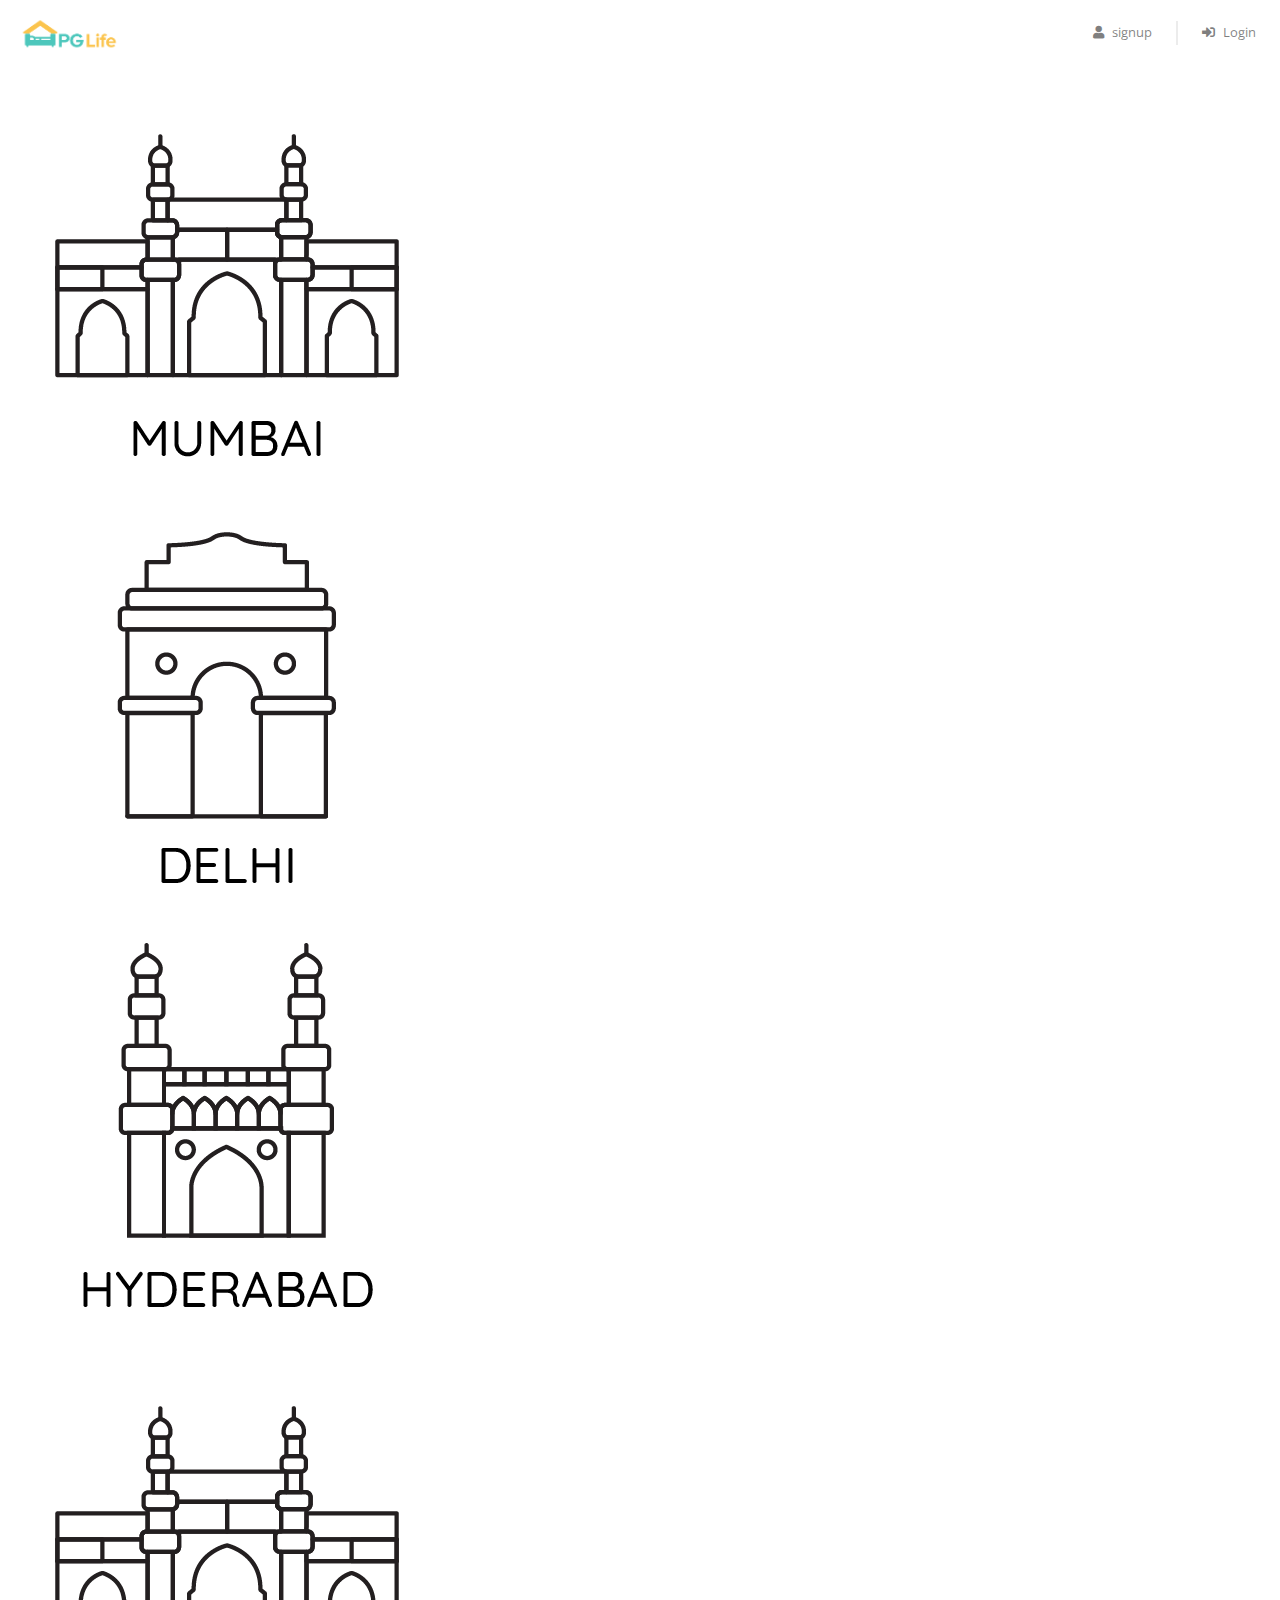
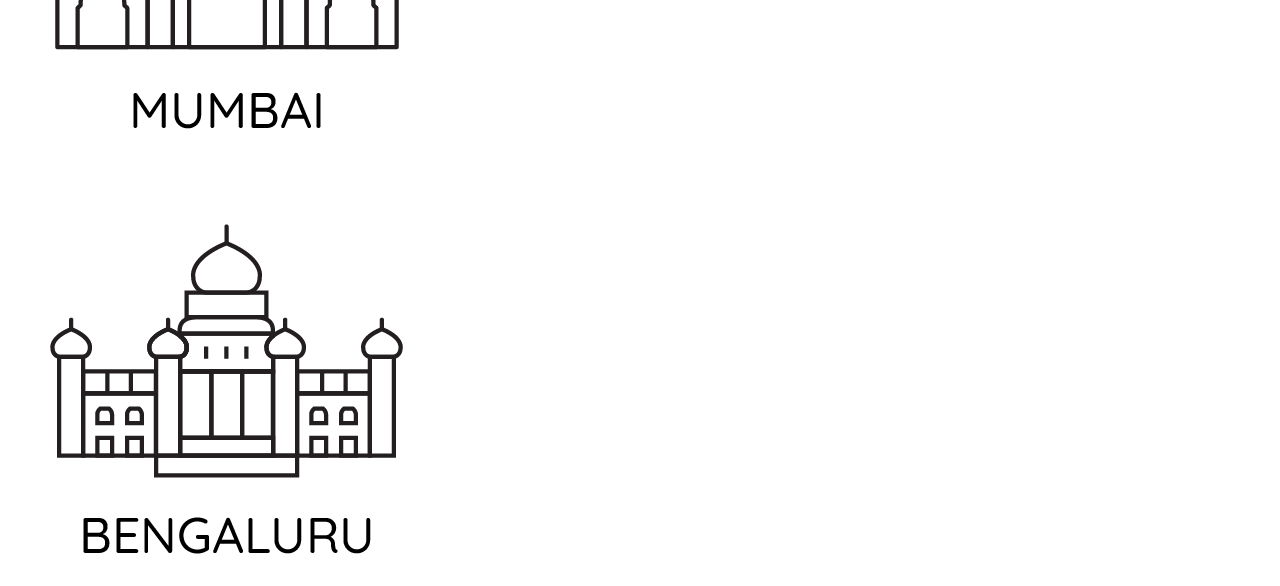
<file: Index.html>
<!DOCTYPE html>
<html lang="en">
<head>
  <meta charset="UTF-8">
  <meta name="viewport" content="width=device-width, initial-scale=1.0">
  <title>PGLife</title>
  <link rel="stylesheet" href="css/bootstrap.min.css">
  <link href="https://use.fontawesome.com/releases/v5.11.2/css/all.css" rel="stylesheet" />
  <link href="https://fonts.googleapis.com/css2?family=Open+Sans:ital,wght@0,300;0,400;0,600;0,700;0,800;1,300;1,400;1,600;1,700;1,800&display=swap" rel="stylesheet" />
  <link href="css/common.css" rel="stylesheet" />
  <link href="css/property_detail.css" rel="stylesheet" />
</head>
<body>
  <div class="header sticky-top"> 
    <nav class="navbar navbar-expand-md navbar-light">
      <a class="navbar-brand" href="index.html">
        <img src="img/logo.png" alt="">
      </a>
      <button class="navbar-toggler" type="button" data-toggle="collapse" data-target="#my-navbar">
        <span class="navbar-toggler-icon"></span>
      </button>

      <div class="collapse navbar-collapse justify-content-end" id="my-navbar">
        <ul class="navbar-nav" >
          <li class="nav-item">
            <a  class="nav-link"href="a" data-toggle="model"data-target="#signup-model">
              <i class="fas fa-user"></i>signup
            </a>
          </li>
          <div class="nav-vl"></div>
          <li class="nav-item">
            <a  class="nav-link" href="#" data-toggle="modal" data-target="#login-modal">
              <i class="fas fa-sign-in-alt"></i>Login
            </a>
          </li>
        </ul>
      </div>
    </nav>
  </div>  
  <div class="city-card-container col-md">
    <a href="property_list.html">
      <div class="city-card rounded-circle">
        <img src="img/mumbai.png" class="city-img" alt="">
      </div>
    </a>
  </div>
  
  <div class="city-card-container col-md">
    <a href="property_list.html">
      <div class="city-card rounded-circle">
        <img src="img/delhi.png" class="city-img" alt="">
      </div>
    </a>
  </div>

  <div class="city-card-container col-md">
    <a href="property_list.html">
      <div class="city-card rounded-circle">
        <img src="img/hyderabad.png" class="city-img" alt="">
      </div>
    </a>
  </div>

  <div class="city-card-container col-md">
    <a href="property_list.html">
      <div class="city-card rounded-circle">
        <img src="img/mumbai.png" class="city-img" alt="">
      </div>
    </a>
  </div>

  <div class="city-card-container col-md">
    <a href="property_list.html">
      <div class="city-card rounded-circle">
        <img src="img/bangalore.png" class="city-img" alt="">
      </div>
    </a>
  </div>
</body>
</html>
</file>
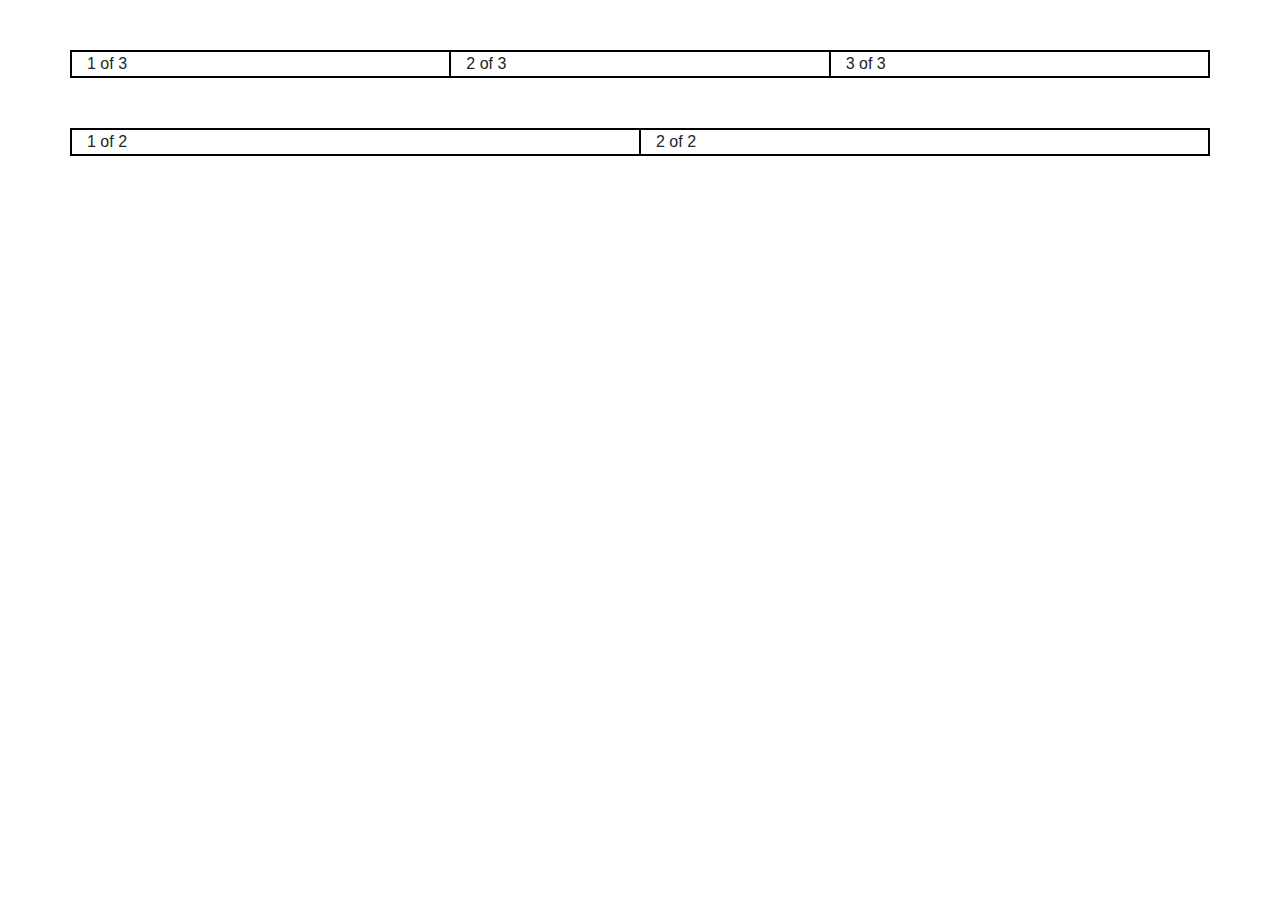
<file: bootstrappractice.html>
<!DOCTYPE html>
<html lang="en">
<head>
    <meta charset="UTF-8">
    <meta name="viewport" content="width=device-width, initial-scale=1.0">
    <title>Bpractice</title>
    <meta name="viewport" content="=width-device-width", initial-scale="1">
    <link rel="stylesheet" href="css/bootstrap.min.css" type="text/css">
    <link rel="stylesheet" href="style.css" type="text/css"/>
</head>
<body>
    <div class="container">
        <div class="row">
            <div class="col-4">
                1 of 3
            </div>
            <div class="col-4">
                2 of 3
            </div>
            <div class="col-4">
                3 of 3
            </div>
        </div>
        <div class="row">
            <div class="col-6">
                1 of 2
            </div>
            <div class="col-6">
                2 of 2
            </div>
        </div>
    </div>   
</body>
</html>
</file>
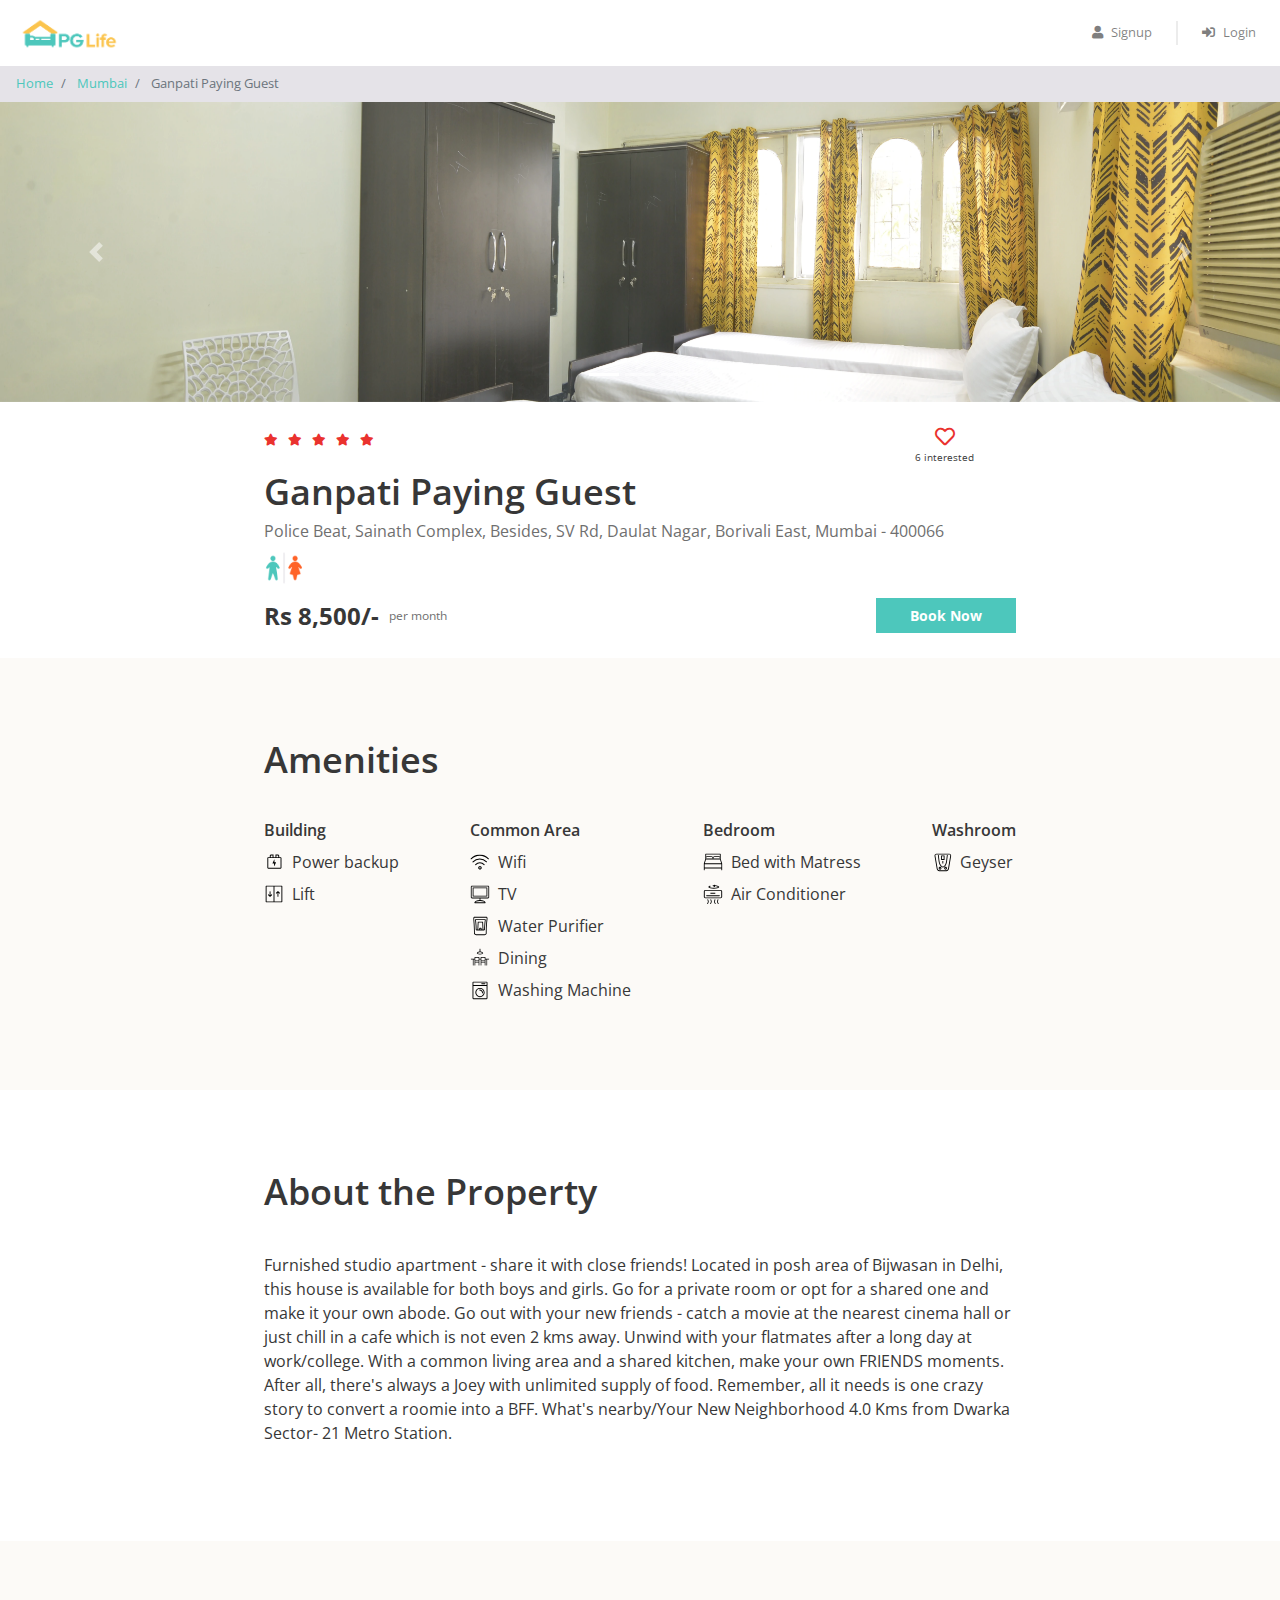
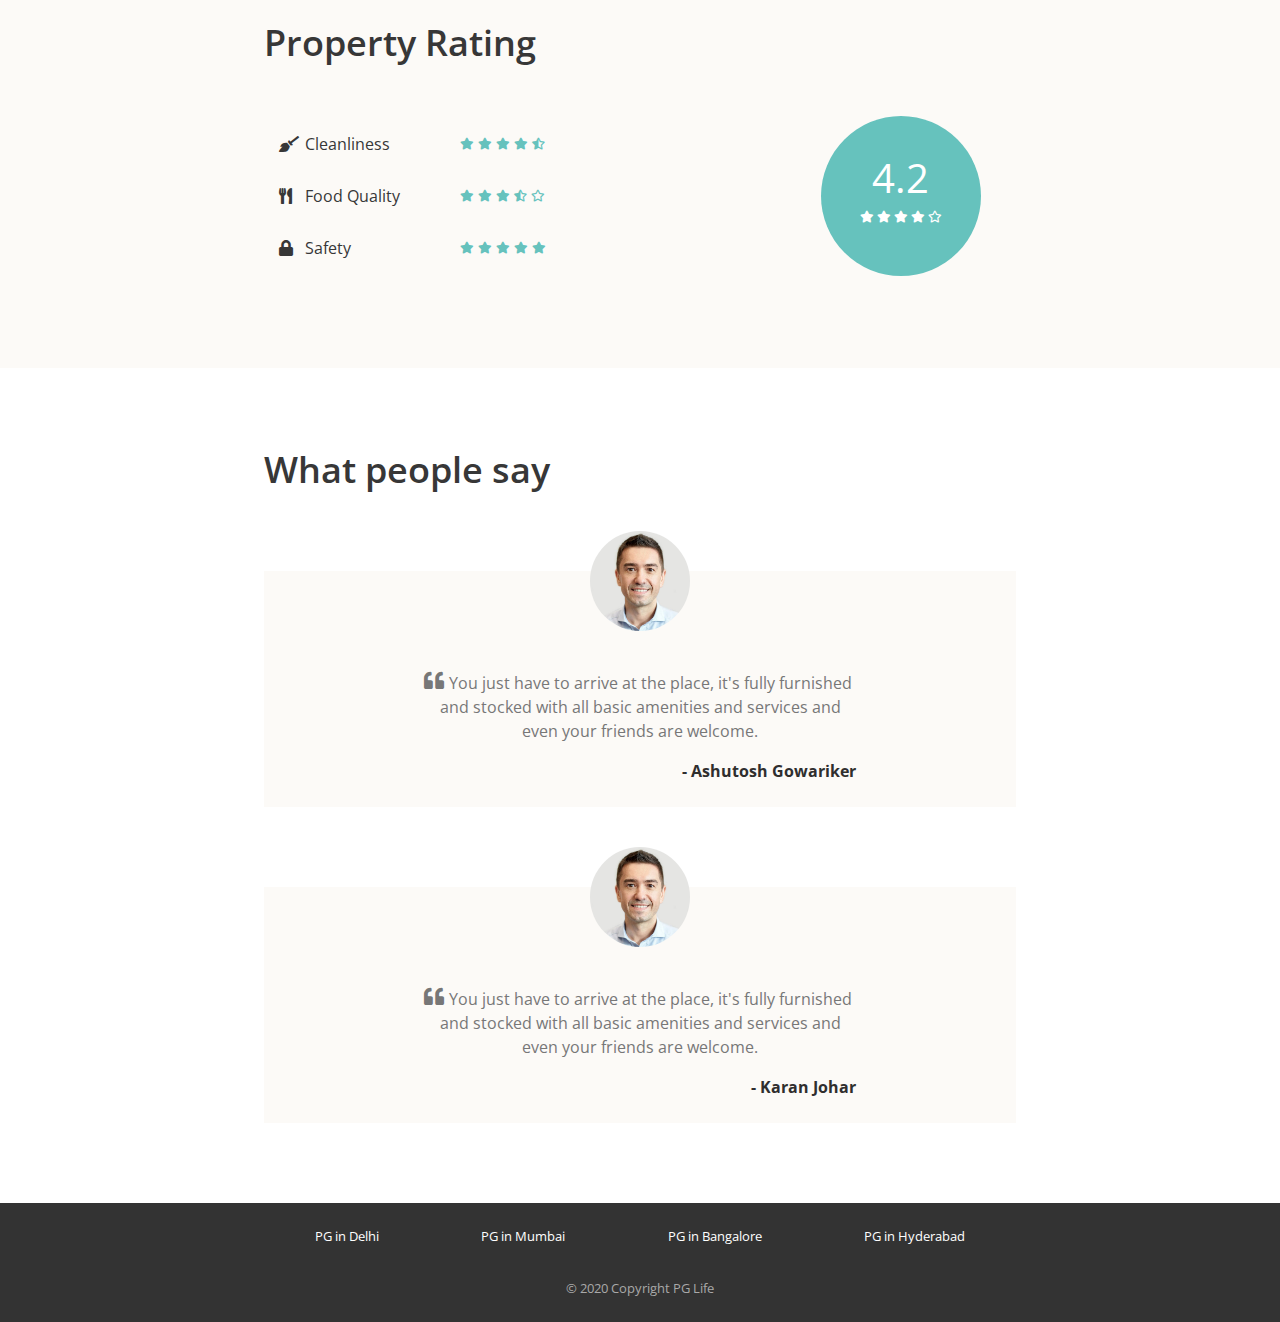
<file: property_detail.html>
<!DOCTYPE html>
<html lang="en">

<head>
    <meta name="viewport" content="width=device-width, initial-scale=1">
    <title>Ganpati Paying Guest | PG Life</title>

    <link href="css/bootstrap.min.css" rel="stylesheet" />
    <link href="https://use.fontawesome.com/releases/v5.11.2/css/all.css" rel="stylesheet" />
    <link href="https://fonts.googleapis.com/css2?family=Open+Sans:ital,wght@0,300;0,400;0,600;0,700;0,800;1,300;1,400;1,600;1,700;1,800&display=swap" rel="stylesheet" />
    <link href="css/common.css" rel="stylesheet" />
    <link href="css/property_detail.css" rel="stylesheet" />
</head>

<body>
    <div class="header sticky-top">
        <nav class="navbar navbar-expand-md navbar-light">
            <a class="navbar-brand" href="index.html">
                <img src="img/logo.png" />
            </a>
            <button class="navbar-toggler" type="button" data-toggle="collapse" data-target="#my-navbar">
                <span class="navbar-toggler-icon"></span>
            </button>

            <div class="collapse navbar-collapse justify-content-end" id="my-navbar">
                <ul class="navbar-nav">
                    <li class="nav-item">
                        <a class="nav-link" href="#" data-toggle="modal" data-target="#signup-modal">
                            <i class="fas fa-user"></i>Signup
                        </a>
                    </li>
                    <div class="nav-vl"></div>
                    <li class="nav-item">
                        <a class="nav-link" href="#" data-toggle="modal" data-target="#login-modal">
                            <i class="fas fa-sign-in-alt"></i>Login
                        </a>
                    </li>
                </ul>
            </div>
        </nav>
    </div>

    <div id="loading">
    </div>

    <nav aria-label="breadcrumb">
        <ol class="breadcrumb py-2">
            <li class="breadcrumb-item">
                <a href="index.html">Home</a>
            </li>
            <li class="breadcrumb-item">
                <a href="property_list.html">Mumbai</a>
            </li>
            <li class="breadcrumb-item active" aria-current="page">
                Ganpati Paying Guest
            </li>
        </ol>
    </nav>

    <div id="property-images" class="carousel slide" data-ride="carousel">
        <ol class="carousel-indicators">
            <li data-target="#property-images" data-slide-to="0" class="active"></li>
            <li data-target="#property-images" data-slide-to="1" class=""></li>
            <li data-target="#property-images" data-slide-to="2" class=""></li>
        </ol>
        <div class="carousel-inner">
            <div class="carousel-item active">
                <img class="d-block w-100" src="img/properties/1/1d4f0757fdb86d5f.jpg" alt="slide">
            </div>
            <div class="carousel-item">
                <img class="d-block w-100" src="img/properties/1/46ebbb537aa9fb0a.jpg" alt="slide">
            </div>
            <div class="carousel-item">
                <img class="d-block w-100" src="img/properties/1/eace7b9114fd6046.jpg" alt="slide">
            </div>
        </div>
        <a class="carousel-control-prev" href="#property-images" role="button" data-slide="prev">
            <span class="carousel-control-prev-icon" aria-hidden="true"></span>
            <span class="sr-only">Previous</span>
        </a>
        <a class="carousel-control-next" href="#property-images" role="button" data-slide="next">
            <span class="carousel-control-next-icon" aria-hidden="true"></span>
            <span class="sr-only">Next</span>
        </a>
    </div>

    <div class="property-summary page-container">
        <div class="row no-gutters justify-content-between">
            <div class="star-container" title="4.8">
                <i class="fas fa-star"></i>
                <i class="fas fa-star"></i>
                <i class="fas fa-star"></i>
                <i class="fas fa-star"></i>
                <i class="fas fa-star"></i>
            </div>
            <div class="interested-container">
                <i class="is-interested-image far fa-heart"></i>
                <div class="interested-text">
                    <span class="interested-user-count">6</span> interested
                </div>
            </div>
        </div>
        <div class="detail-container">
            <div class="property-name">Ganpati Paying Guest</div>
            <div class="property-address">Police Beat, Sainath Complex, Besides, SV Rd, Daulat Nagar, Borivali East, Mumbai - 400066</div>
            <div class="property-gender">
                <img src="img/unisex.png" />
            </div>
        </div>
        <div class="row no-gutters">
            <div class="rent-container col-6">
                <div class="rent">Rs 8,500/-</div>
                <div class="rent-unit">per month</div>
            </div>
            <div class="button-container col-6">
                <a href="#" class="btn btn-primary">Book Now</a>
            </div>
        </div>
    </div>

    <div class="property-amenities">
        <div class="page-container">
            <h1>Amenities</h1>
            <div class="row justify-content-between">
                <div class="col-md-auto">
                    <h5>Building</h5>
                    <div class="amenity-container">
                        <img src="img/amenities/powerbackup.svg">
                        <span>Power backup</span>
                    </div>
                    <div class="amenity-container">
                        <img src="img/amenities/lift.svg">
                        <span>Lift</span>
                    </div>
                </div>

                <div class="col-md-auto">
                    <h5>Common Area</h5>
                    <div class="amenity-container">
                        <img src="img/amenities/wifi.svg">
                        <span>Wifi</span>
                    </div>
                    <div class="amenity-container">
                        <img src="img/amenities/tv.svg">
                        <span>TV</span>
                    </div>
                    <div class="amenity-container">
                        <img src="img/amenities/rowater.svg">
                        <span>Water Purifier</span>
                    </div>
                    <div class="amenity-container">
                        <img src="img/amenities/dining.svg">
                        <span>Dining</span>
                    </div>
                    <div class="amenity-container">
                        <img src="img/amenities/washingmachine.svg">
                        <span>Washing Machine</span>
                    </div>
                </div>

                <div class="col-md-auto">
                    <h5>Bedroom</h5>
                    <div class="amenity-container">
                        <img src="img/amenities/bed.svg">
                        <span>Bed with Matress</span>
                    </div>
                    <div class="amenity-container">
                        <img src="img/amenities/ac.svg">
                        <span>Air Conditioner</span>
                    </div>
                </div>

                <div class="col-md-auto">
                    <h5>Washroom</h5>
                    <div class="amenity-container">
                        <img src="img/amenities/geyser.svg">
                        <span>Geyser</span>
                    </div>
                </div>
            </div>
        </div>
    </div>

    <div class="property-about page-container">
        <h1>About the Property</h1>
        <p>Furnished studio apartment - share it with close friends! Located in posh area of Bijwasan in Delhi, this house is available for both boys and girls. Go for a private room or opt for a shared one and make it your own abode. Go out with your new friends - catch a movie at the nearest cinema hall or just chill in a cafe which is not even 2 kms away. Unwind with your flatmates after a long day at work/college. With a common living area and a shared kitchen, make your own FRIENDS moments. After all, there's always a Joey with unlimited supply of food. Remember, all it needs is one crazy story to convert a roomie into a BFF. What's nearby/Your New Neighborhood 4.0 Kms from Dwarka Sector- 21 Metro Station.</p>
    </div>

    <div class="property-rating">
        <div class="page-container">
            <h1>Property Rating</h1>
            <div class="row align-items-center justify-content-between">
                <div class="col-md-6">
                    <div class="rating-criteria row">
                        <div class="col-6">
                            <i class="rating-criteria-icon fas fa-broom"></i>
                            <span class="rating-criteria-text">Cleanliness</span>
                        </div>
                        <div class="rating-criteria-star-container col-6" title="4.3">
                            <i class="fas fa-star"></i>
                            <i class="fas fa-star"></i>
                            <i class="fas fa-star"></i>
                            <i class="fas fa-star"></i>
                            <i class="fas fa-star-half-alt"></i>
                        </div>
                    </div>

                    <div class="rating-criteria row">
                        <div class="col-6">
                            <i class="rating-criteria-icon fas fa-utensils"></i>
                            <span class="rating-criteria-text">Food Quality</span>
                        </div>
                        <div class="rating-criteria-star-container col-6" title="3.4">
                            <i class="fas fa-star"></i>
                            <i class="fas fa-star"></i>
                            <i class="fas fa-star"></i>
                            <i class="fas fa-star-half-alt"></i>
                            <i class="far fa-star"></i>
                        </div>
                    </div>

                    <div class="rating-criteria row">
                        <div class="col-6">
                            <i class="rating-criteria-icon fa fa-lock"></i>
                            <span class="rating-criteria-text">Safety</span>
                        </div>
                        <div class="rating-criteria-star-container col-6" title="4.8">
                            <i class="fas fa-star"></i>
                            <i class="fas fa-star"></i>
                            <i class="fas fa-star"></i>
                            <i class="fas fa-star"></i>
                            <i class="fas fa-star"></i>
                        </div>
                    </div>
                </div>

                <div class="col-md-4">
                    <div class="rating-circle">
                        <div class="total-rating">4.2</div>
                        <div class="rating-circle-star-container">
                            <i class="fas fa-star"></i>
                            <i class="fas fa-star"></i>
                            <i class="fas fa-star"></i>
                            <i class="fas fa-star"></i>
                            <i class="far fa-star"></i>
                        </div>
                    </div>
                </div>
            </div>
        </div>
    </div>

    <div class="property-testimonials page-container">
        <h1>What people say</h1>
        <div class="testimonial-block">
            <div class="testimonial-image-container">
                <img class="testimonial-img" src="img/man.png">
            </div>
            <div class="testimonial-text">
                <i class="fa fa-quote-left" aria-hidden="true"></i>
                <p>You just have to arrive at the place, it's fully furnished and stocked with all basic amenities and services and even your friends are welcome.</p>
            </div>
            <div class="testimonial-name">- Ashutosh Gowariker</div>
        </div>
        <div class="testimonial-block">
            <div class="testimonial-image-container">
                <img class="testimonial-img" src="img/man.png">
            </div>
            <div class="testimonial-text">
                <i class="fa fa-quote-left" aria-hidden="true"></i>
                <p>You just have to arrive at the place, it's fully furnished and stocked with all basic amenities and services and even your friends are welcome.</p>
            </div>
            <div class="testimonial-name">- Karan Johar</div>
        </div>
    </div>

    <div class="modal fade" id="signup-modal" tabindex="-1" role="dialog" aria-labelledby="signup-heading" aria-hidden="true">
        <div class="modal-dialog" role="document">
            <div class="modal-content">
                <div class="modal-header">
                    <h5 class="modal-title" id="signup-heading">Signup with PGLife</h5>
                    <button type="button" class="close" data-dismiss="modal" aria-label="Close">
                        <span aria-hidden="true">&times;</span>
                    </button>
                </div>

                <div class="modal-body">
                    <form id="signup-form" class="form" role="form">
                        <div class="input-group form-group">
                            <div class="input-group-prepend">
                                <span class="input-group-text">
                                    <i class="fas fa-user"></i>
                                </span>
                            </div>
                            <input type="text" class="form-control" name="full_name" placeholder="Full Name" maxlength="30" required>
                        </div>

                        <div class="input-group form-group">
                            <div class="input-group-prepend">
                                <span class="input-group-text">
                                    <i class="fas fa-phone-alt"></i>
                                </span>
                            </div>
                            <input type="text" class="form-control" name="phone" placeholder="Phone Number" maxlength="10" minlength="10" required>
                        </div>

                        <div class="input-group form-group">
                            <div class="input-group-prepend">
                                <span class="input-group-text">
                                    <i class="fas fa-envelope"></i>
                                </span>
                            </div>
                            <input type="email" class="form-control" name="email" placeholder="Email" required>
                        </div>

                        <div class="input-group form-group">
                            <div class="input-group-prepend">
                                <span class="input-group-text">
                                    <i class="fas fa-lock"></i>
                                </span>
                            </div>
                            <input type="password" class="form-control" name="password" placeholder="Password" minlength="6" required>
                        </div>

                        <div class="input-group form-group">
                            <div class="input-group-prepend">
                                <span class="input-group-text">
                                    <i class="fas fa-university"></i>
                                </span>
                            </div>
                            <input type="text" class="form-control" name="college_name" placeholder="College Name" maxlength="150" required>
                        </div>

                        <div class="form-group">
                            <span>I'm a</span>
                            <input type="radio" class="ml-3" id="gender-male" name="gender" value="male" /> Male
                            <label for="gender-male">
                            </label>
                            <input type="radio" class="ml-3" id="gender-female" name="gender" value="female" />
                            <label for="gender-female">
                                Female
                            </label>
                        </div>

                        <div class="form-group">
                            <button type="submit" class="btn btn-block btn-primary">Create Account</button>
                        </div>
                    </form>
                </div>

                <div class="modal-footer">
                    <span>Already have an account?
                        <a href="#" data-dismiss="modal" data-toggle="modal" data-target="#login-modal">Login</a>
                    </span>
                </div>
            </div>
        </div>
    </div>

    <div class="modal fade" id="login-modal" tabindex="-1" role="dialog" aria-labelledby="login-heading" aria-hidden="true">
        <div class="modal-dialog modal-dialog-centered" role="document">
            <div class="modal-content">
                <div class="modal-header">
                    <h5 class="modal-title" id="login-heading">Login with PGLife</h5>
                    <button type="button" class="close" data-dismiss="modal" aria-label="Close">
                        <span aria-hidden="true">&times;</span>
                    </button>
                </div>

                <div class="modal-body">
                    <form id="login-form" class="form" role="form">
                        <div class="input-group form-group">
                            <div class="input-group-prepend">
                                <span class="input-group-text">
                                    <i class="fas fa-user"></i>
                                </span>
                            </div>
                            <input type="email" class="form-control" name="email" placeholder="Email" required>
                        </div>

                        <div class="input-group form-group">
                            <div class="input-group-prepend">
                                <span class="input-group-text">
                                    <i class="fas fa-lock"></i>
                                </span>
                            </div>
                            <input type="password" class="form-control" name="password" placeholder="Password" minlength="6" required>
                        </div>

                        <div class="form-group">
                            <button type="submit" class="btn btn-block btn-primary">Login</button>
                        </div>
                    </form>
                </div>

                <div class="modal-footer">
                    <span>
                        <a href="#" data-dismiss="modal" data-toggle="modal" data-target="#signup-modal">Click here</a>
                        to register a new account
                    </span>
                </div>
            </div>
        </div>
    </div>

    <div class="footer">
        <div class="page-container footer-container">
            <div class="footer-cities">
                <div class="footer-city">
                    <a href="property_list.html">PG in Delhi</a>
                </div>
                <div class="footer-city">
                    <a href="property_list.html">PG in Mumbai</a>
                </div>
                <div class="footer-city">
                    <a href="property_list.html">PG in Bangalore</a>
                </div>
                <div class="footer-city">
                    <a href="property_list.html">PG in Hyderabad</a>
                </div>
            </div>
            <div class="footer-copyright">© 2020 Copyright PG Life </div>
        </div>
    </div>

    <script type="text/javascript" src="js/jquery.js"></script>
    <script type="text/javascript" src="js/bootstrap.min.js"></script>
</body>

</html>
</file>
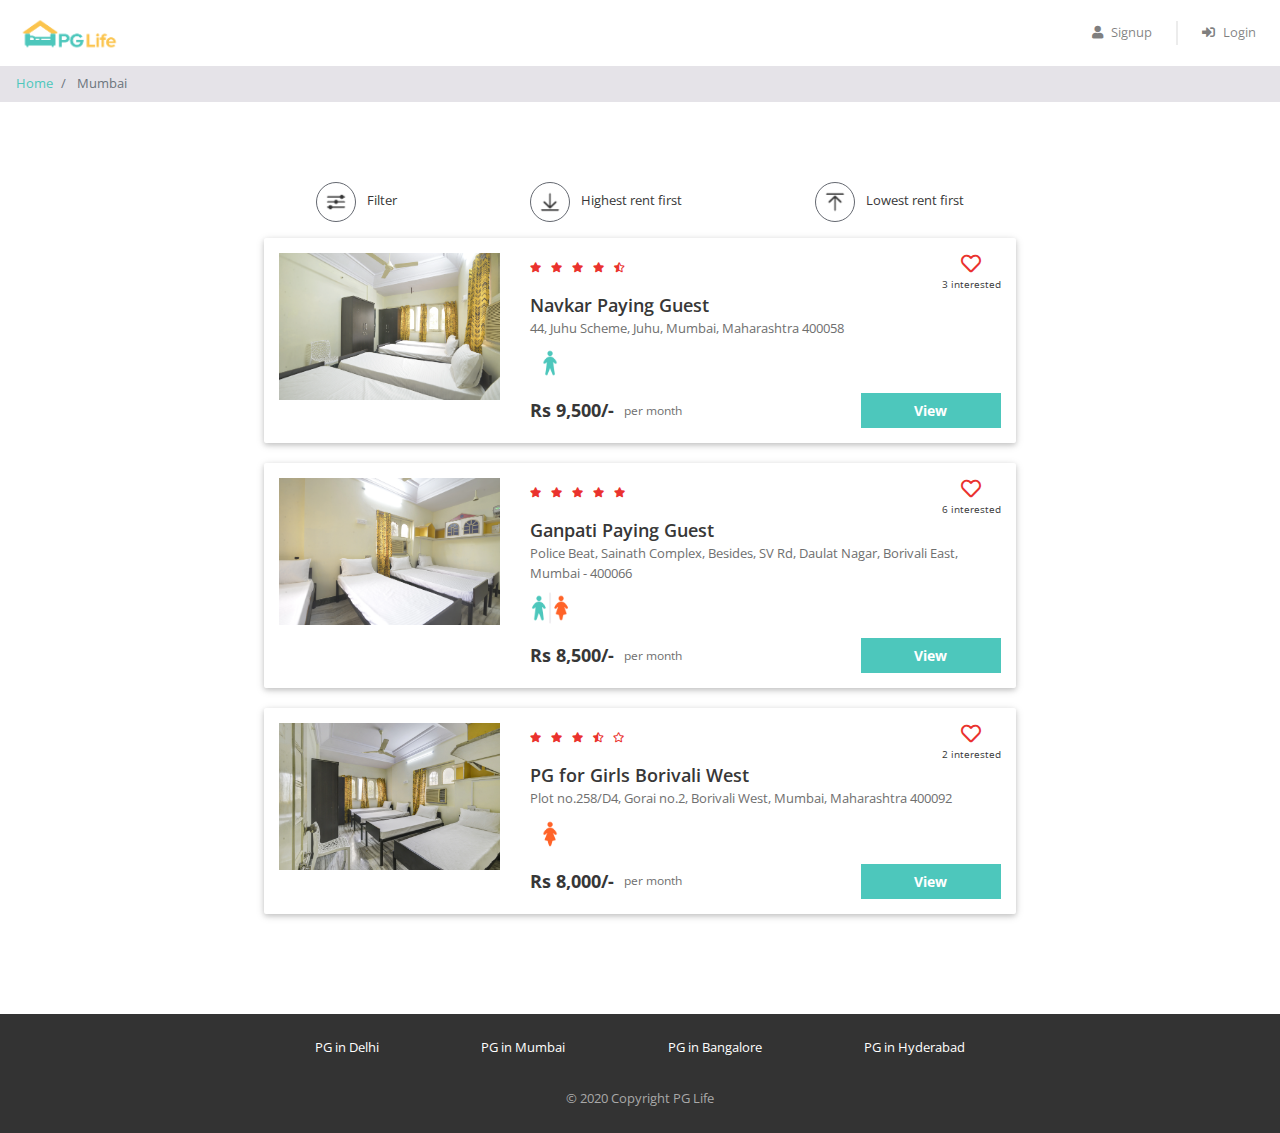
<file: property_list.html>
<!DOCTYPE html>
<html lang="en">

<head>
    <meta name="viewport" content="width=device-width, initial-scale=1">
    <title>Best PG's in Mumbai | PG Life</title>

    <link href="css/bootstrap.min.css" rel="stylesheet" />
    <link href="https://use.fontawesome.com/releases/v5.11.2/css/all.css" rel="stylesheet" />
    <link href="https://fonts.googleapis.com/css2?family=Open+Sans:ital,wght@0,300;0,400;0,600;0,700;0,800;1,300;1,400;1,600;1,700;1,800&display=swap" rel="stylesheet" />
    <link href="css/common.css" rel="stylesheet" />
    <link href="css/property_list.css" rel="stylesheet" />
</head>

<body>
    <div class="header sticky-top">
        <nav class="navbar navbar-expand-md navbar-light">
            <a class="navbar-brand" href="index.html">
                <img src="img/logo.png" />
            </a>
            <button class="navbar-toggler" type="button" data-toggle="collapse" data-target="#my-navbar">
                <span class="navbar-toggler-icon"></span>
            </button>

            <div class="collapse navbar-collapse justify-content-end" id="my-navbar">
                <ul class="navbar-nav">
                    <li class="nav-item">
                        <a class="nav-link" href="#" data-toggle="modal" data-target="#signup-modal">
                            <i class="fas fa-user"></i>Signup
                        </a>
                    </li>
                    <div class="nav-vl"></div>
                    <li class="nav-item">
                        <a class="nav-link" href="#" data-toggle="modal" data-target="#login-modal">
                            <i class="fas fa-sign-in-alt"></i>Login
                        </a>
                    </li>
                </ul>
            </div>
        </nav>
    </div>

    <div id="loading">
    </div>

    <nav aria-label="breadcrumb">
        <ol class="breadcrumb py-2">
            <li class="breadcrumb-item">
                <a href="PGLife.html">Home</a>
            </li>
            <li class="breadcrumb-item active" aria-current="page">
                Mumbai
            </li>
        </ol>
    </nav>

    <div class="page-container">
        <div class="filter-bar row justify-content-around">
            <div class="col-auto" data-toggle="modal" data-target="#filter-modal">
                <img src="img/filter.png" alt="filter" />
                <span>Filter</span>
            </div>
            <div class="col-auto">
                <img src="img/desc.png" alt="sort-desc" />
                <span>Highest rent first</span>
            </div>
            <div class="col-auto">
                <img src="img/asc.png" alt="sort-asc" />
                <span>Lowest rent first</span>
            </div>
        </div>

        
        <div class="property-card row">
            <div class="image-container col-md-4">
                <img src="img/properties/1/1d4f0757fdb86d5f.jpg" />
            </div>
            <div class="content-container col-md-8">
                <div class="row no-gutters justify-content-between">
                    <div class="star-container" title="4.5">
                        <i class="fas fa-star"></i>
                        <i class="fas fa-star"></i>
                        <i class="fas fa-star"></i>
                        <i class="fas fa-star"></i>
                        <i class="fas fa-star-half-alt"></i>
                    </div>
                    <div class="interested-container">
                        <i class="far fa-heart"></i>
                        <div class="interested-text">3 interested</div>
                    </div>
                </div>
                <div class="detail-container">
                    <div class="property-name">Navkar Paying Guest</div>
                    <div class="property-address">44, Juhu Scheme, Juhu, Mumbai, Maharashtra 400058</div>
                    <div class="property-gender">
                        <img src="img/male.png" />
                    </div>
                </div>
                <div class="row no-gutters">
                    <div class="rent-container col-6">
                        <div class="rent">Rs 9,500/-</div>
                        <div class="rent-unit">per month</div>
                    </div>
                    <div class="button-container col-6">
                        <a href="property_detail.html" class="btn btn-primary">View</a>
                    </div>
                </div>
            </div>
        </div>

        <div class="property-card row">
            <div class="image-container col-md-4">
                <img src="img/properties/1/eace7b9114fd6046.jpg" />
            </div>
            <div class="content-container col-md-8">
                <div class="row no-gutters justify-content-between">
                    <div class="star-container" title="4.8">
                        <i class="fas fa-star"></i>
                        <i class="fas fa-star"></i>
                        <i class="fas fa-star"></i>
                        <i class="fas fa-star"></i>
                        <i class="fas fa-star"></i>
                    </div>
                    <div class="interested-container">
                        <i class="far fa-heart"></i>
                        <div class="interested-text">6 interested</div>
                    </div>
                </div>
                <div class="detail-container">
                    <div class="property-name">Ganpati Paying Guest</div>
                    <div class="property-address">Police Beat, Sainath Complex, Besides, SV Rd, Daulat Nagar, Borivali East, Mumbai - 400066</div>
                    <div class="property-gender">
                        <img src="img/unisex.png" />
                    </div>
                </div>
                <div class="row no-gutters">
                    <div class="rent-container col-6">
                        <div class="rent">Rs 8,500/-</div>
                        <div class="rent-unit">per month</div>
                    </div>
                    <div class="button-container col-6">
                        <a href="property_detail.html" class="btn btn-primary">View</a>
                    </div>
                </div>
            </div>
        </div>

        <div class="property-card row">
            <div class="image-container col-md-4">
                <img src="img/properties/1/46ebbb537aa9fb0a.jpg" />
            </div>
            <div class="content-container col-md-8">
                <div class="row no-gutters justify-content-between">
                    <div class="star-container" title="3.5">
                        <i class="fas fa-star"></i>
                        <i class="fas fa-star"></i>
                        <i class="fas fa-star"></i>
                        <i class="fas fa-star-half-alt"></i>
                        <i class="far fa-star"></i>
                    </div>
                    <div class="interested-container">
                        <i class="far fa-heart"></i>
                        <div class="interested-text">2 interested</div>
                    </div>
                </div>
                <div class="detail-container">
                    <div class="property-name">PG for Girls Borivali West</div>
                    <div class="property-address">Plot no.258/D4, Gorai no.2, Borivali West, Mumbai, Maharashtra 400092</div>
                    <div class="property-gender">
                        <img src="img/female.png" />
                    </div>
                </div>
                <div class="row no-gutters">
                    <div class="rent-container col-6">
                        <div class="rent">Rs 8,000/-</div>
                        <div class="rent-unit">per month</div>
                    </div>
                    <div class="button-container col-6">
                        <a href="property_detail.html" class="btn btn-primary">View</a>
                    </div>
                </div>
            </div>
        </div>
    </div>

    <div class="modal fade" id="filter-modal" tabindex="-1" role="dialog" aria-labelledby="filter-heading" aria-hidden="true">
        <div class="modal-dialog modal-dialog-centered" role="document">
            <div class="modal-content">
                <div class="modal-header">
                    <h3 class="modal-title" id="filter-heading">Filters</h3>
                    <button type="button" class="close" data-dismiss="modal" aria-label="Close">
                        <span aria-hidden="true">&times;</span>
                    </button>
                </div>

                <div class="modal-body">
                    <h5>Gender</h5>
                    <hr />
                    <div>
                        <button class="btn btn-outline-dark btn-active">
                            No Filter
                        </button>
                        <button class="btn btn-outline-dark">
                            <i class="fas fa-venus-mars"></i>Unisex
                        </button>
                        <button class="btn btn-outline-dark">
                            <i class="fas fa-mars"></i>Male
                        </button>
                        <button class="btn btn-outline-dark">
                            <i class="fas fa-venus"></i>Female
                        </button>
                    </div>
                </div>

                <div class="modal-footer">
                    <button data-dismiss="modal" class="btn btn-success">Okay</button>
                </div>
            </div>
        </div>
    </div>

    <div class="modal fade" id="signup-modal" tabindex="-1" role="dialog" aria-labelledby="signup-heading" aria-hidden="true">
        <div class="modal-dialog" role="document">
            <div class="modal-content">
                <div class="modal-header">
                    <h5 class="modal-title" id="signup-heading">Signup with PGLife</h5>
                    <button type="button" class="close" data-dismiss="modal" aria-label="Close">
                        <span aria-hidden="true">&times;</span>
                    </button>
                </div>

                <div class="modal-body">
                    <form id="signup-form" class="form" role="form">
                        <div class="input-group form-group">
                            <div class="input-group-prepend">
                                <span class="input-group-text">
                                    <i class="fas fa-user"></i>
                                </span>
                            </div>
                            <input type="text" class="form-control" name="full_name" placeholder="Full Name" maxlength="30" required>
                        </div>

                        <div class="input-group form-group">
                            <div class="input-group-prepend">
                                <span class="input-group-text">
                                    <i class="fas fa-phone-alt"></i>
                                </span>
                            </div>
                            <input type="text" class="form-control" name="phone" placeholder="Phone Number" maxlength="10" minlength="10" required>
                        </div>

                        <div class="input-group form-group">
                            <div class="input-group-prepend">
                                <span class="input-group-text">
                                    <i class="fas fa-envelope"></i>
                                </span>
                            </div>
                            <input type="email" class="form-control" name="email" placeholder="Email" required>
                        </div>

                        <div class="input-group form-group">
                            <div class="input-group-prepend">
                                <span class="input-group-text">
                                    <i class="fas fa-lock"></i>
                                </span>
                            </div>
                            <input type="password" class="form-control" name="password" placeholder="Password" minlength="6" required>
                        </div>

                        <div class="input-group form-group">
                            <div class="input-group-prepend">
                                <span class="input-group-text">
                                    <i class="fas fa-university"></i>
                                </span>
                            </div>
                            <input type="text" class="form-control" name="college_name" placeholder="College Name" maxlength="150" required>
                        </div>

                        <div class="form-group">
                            <span>I'm a</span>
                            <input type="radio" class="ml-3" id="gender-male" name="gender" value="male" /> Male
                            <label for="gender-male">
                            </label>
                            <input type="radio" class="ml-3" id="gender-female" name="gender" value="female" />
                            <label for="gender-female">
                                Female
                            </label>
                        </div>

                        <div class="form-group">
                            <button type="submit" class="btn btn-block btn-primary">Create Account</button>
                        </div>
                    </form>
                </div>

                <div class="modal-footer">
                    <span>Already have an account?
                        <a href="#" data-dismiss="modal" data-toggle="modal" data-target="#login-modal">Login</a>
                    </span>
                </div>
            </div>
        </div>
    </div>

    <div class="modal fade" id="login-modal" tabindex="-1" role="dialog" aria-labelledby="login-heading" aria-hidden="true">
        <div class="modal-dialog modal-dialog-centered" role="document">
            <div class="modal-content">
                <div class="modal-header">
                    <h5 class="modal-title" id="login-heading">Login with PGLife</h5>
                    <button type="button" class="close" data-dismiss="modal" aria-label="Close">
                        <span aria-hidden="true">&times;</span>
                    </button>
                </div>

                <div class="modal-body">
                    <form id="login-form" class="form" role="form">
                        <div class="input-group form-group">
                            <div class="input-group-prepend">
                                <span class="input-group-text">
                                    <i class="fas fa-user"></i>
                                </span>
                            </div>
                            <input type="email" class="form-control" name="email" placeholder="Email" required>
                        </div>

                        <div class="input-group form-group">
                            <div class="input-group-prepend">
                                <span class="input-group-text">
                                    <i class="fas fa-lock"></i>
                                </span>
                            </div>
                            <input type="password" class="form-control" name="password" placeholder="Password" minlength="6" required>
                        </div>

                        <div class="form-group">
                            <button type="submit" class="btn btn-block btn-primary">Login</button>
                        </div>
                    </form>
                </div>

                <div class="modal-footer">
                    <span>
                        <a href="#" data-dismiss="modal" data-toggle="modal" data-target="#signup-modal">Click here</a>
                        to register a new account
                    </span>
                </div>
            </div>
        </div>
    </div>

    <div class="footer">
        <div class="page-container footer-container">
            <div class="footer-cities">
                <div class="footer-city">
                    <a href="property_list.html">PG in Delhi</a>
                </div>
                <div class="footer-city">
                    <a href="property_list.html">PG in Mumbai</a>
                </div>
                <div class="footer-city">
                    <a href="property_list.html">PG in Bangalore</a>
                </div>
                <div class="footer-city">
                    <a href="property_list.html">PG in Hyderabad</a>
                </div>
            </div>
            <div class="footer-copyright">© 2020 Copyright PG Life </div>
        </div>
    </div>

    <script type="text/javascript" src="js/jquery.js"></script>
    <script type="text/javascript" src="js/bootstrap.min.js"></script>
</body>

</html>
</file>
<file: css/common.css>
* {
    box-sizing: border-box;
    font-family: 'Open Sans', sans-serif;
}

body {
    color: #373737;
    font-size: 16px;
    position: relative;
}

h1,
h2,
h3,
h4,
h5,
h6 {
    font-weight: 600;
}

h1 {
    font-size: 36px;
    margin-bottom: 40px;
}

@media (max-width: 768px) {
    h1 {
        font-size: 28px;
    }
}

h3 {
    font-size: 24px;
    margin-bottom: 12px;
}

h5 {
    font-size: 16px;
    margin-bottom: 10px;
}

.btn-primary,
.btn-warning,
.btn-danger {
    color: white;
    font-weight: bold;
}

.input-group .input-group-text i {
    width: 14px;
}

input[type="radio"] {
    position: relative;
    top: 1px;
}

.breadcrumb {
    background-color: #e5e3e8;
    font-size: 13px;
    border-radius: 0px;
    margin-bottom: 0px;
}

.container {
    max-width: 920px;
    padding: 0px 20px;
}

.page-container {
    max-width: 800px;
    padding: 80px 24px;
    margin: auto;
}

@media (max-width: 768px) {
    .page-container {
        padding: 64px 24px;
    }
}

.white {
    color: #ffffff;
}

#loading {
    display: none;
    background-color: #666666;
    background-image: url("../img/progress_spinner.gif");
    background-repeat: no-repeat;
    background-position: center;
    opacity: 0.4;
    position: fixed;
    top: 0px;
    right: 0px;
    width: 100%;
    height: 100%;
    z-index: 10000000;
}

/* Login Modal */
#login-modal .modal-dialog {
    width: 350px;
    margin: auto;
}

.modal-footer {
    background-color: #f4f4f4;
    justify-content: center;
}

/* Header */
.header {
    background-color: white;
    font-size: 13px;
}

.header .navbar .navbar-brand img {
    height: 40px;
}

.header .navbar .nav-item i {
    margin-right: 8px;
}

.header .nav-vl {
    border-left: 2px solid #d6d6d678;
    height: 24px;
    margin: auto 16px;
    display: block;
}

@media(max-width:768px) {
    .header .nav-vl {
        display: none;
    }
}

.header .nav-name {
    font-weight: bold;
    margin: auto 16px;
}

@media(max-width:768px) {
    .header .nav-name {
        margin: 8px 0px
    }
}

/* Footer */
.footer {
    background-color: #333333;
    font-size: 13px;
}

.footer-container {
    padding: 24px;
}

.footer-cities {
    display: flex;
    flex-wrap: wrap;
    justify-content: space-around;
}

.footer-city {
    margin-bottom: 8px;
    text-align: center;
}

@media(max-width:768px) {
    .footer-city {
        width: 100%;
    }
}

.footer-city a {
    color: #ffffff;
}

.footer-copyright {
    color: #a9a9a9;
    text-align: center;
    padding-top: 24px;
}
</file>
<file: css/property_detail.css>
.carousel img {
    height: 300px;
    object-fit: cover;
}

.property-summary {
    padding: 24px;
}

.property-amenities,
.property-rating {
    background-color: #fcfaf7;
}

.star-container i {
    color: #EA322E;
    font-size: 12px;
    margin-right: 6px;
}

.interested-container {
    text-align: center;
    padding-right: 42px;
}

@media (max-width: 768px) {
    .interested-container {
        padding-right: 0px;
    }
}

.interested-container i {
    color: #EA322E;
    font-size: 20px;
    cursor: pointer;
}

.interested-text {
    font-size: 10px;
}

.detail-container {
    padding-bottom: 10px;
}

.property-name {
    font-size: 36px;
    font-weight: 600;
}

@media (max-width: 768px) {
    .property-name {
        font-size: 24px;
    }
}

.property-address {
    color: #6f6f6f;
    font-size: 16px;
    padding-bottom: 5px;
}

.property-gender img {
    width: 40px;
}

.rent-container {
    display: flex;
    align-items: center;
}

.rent {
    font-size: 24px;
    font-weight: bold;
    padding-right: 10px;
}

@media (max-width: 768px) {
    .rent {
        font-size: 18px;
    }
}

.rent-unit {
    color: #6f6f6f;
    font-size: 12px;
}

.button-container .btn {
    font-size: 14px;
    border-radius: 0px;
    width: 140px;
    float: right;
}

@media (max-width: 768px) {
    .property-amenities .row>div {
        padding-bottom: 24px;
    }
}

.amenity-container {
    margin: 8px 0px;
}

.amenity-container img {
    height: 20px;
    margin-top: -4px;
    margin-right: 4px;
}

.rating-criteria {
    margin: 28px 0px;
}

.rating-criteria-icon {
    width: 14px;
}

.rating-criteria-text {
    margin-left: 8px;
}

.rating-criteria-star-container {
    margin-top: -2px;
}

.rating-criteria-star-container i {
    color: #66C2BD;
    font-size: 12px;
}

.rating-circle {
    background-color: #66C2BD;
    color: white;
    text-align: center;
    height: 160px;
    width: 160px;
    border-radius: 50%;
    padding-top: 32px;
    margin: auto;
}

.total-rating {
    font-size: 40px;
}

.rating-circle-star-container {
    font-size: 12px;
}

.testimonial-block {
    background-color: #fcfaf7;
    padding: 0px 160px 24px;
    margin-top: 80px;
}

@media (max-width: 768px) {
    .testimonial-block {
        padding: 0px 24px 24px;
    }
}

.testimonial-image-container {
    text-align: center;
}

.testimonial-img {
    width: 100px;
    border-radius: 50%;
    position: relative;
    top: -40px;
}

.testimonial-text {
    color: #777777;
    text-align: center;
    position: relative;
}

.testimonial-text i {
    font-size: 20px;
    position: absolute;
    left: 0px;
    top: 0px;
}

.testimonial-text p {
    text-indent: 20px;
}

.testimonial-name {
    color: #2F2E2E;
    text-align: right;
    font-weight: bold;
    margin-top: 12px;
}
</file>
<file: style.css>
.row{
    border: solid 1px black;
    margin-top: 50px;
}
 [class*= col-], .col{
    border: 1px solid black;
 }
</file>
<file: css/property_list.css>
.filter-bar > div {
    cursor: pointer;
    font-size: 13px;
    text-align: center;
    margin-bottom: 16px;
}

.filter-bar img {
    width: 40px;
    height: 40px;
    border-radius: 40px;
    border: 1px solid #646870;
    padding: 6px;
    margin-right: 8px;
}

@media (max-width: 768px) {
    .filter-bar img {
        display: block;
        margin: 0px auto 4px;
    }
}

.property-card {
    background-color: #ffffff;
    border-radius: 2px;
    padding: 15px 0px;
    margin: 0px auto 20px;
    box-shadow: 0 2px 5px 0 rgba(0, 0, 0, 0.16), 0 2px 10px 0 rgba(0, 0, 0, 0.12);
}

.property-card:focus,
.property-card:hover {
    box-shadow: 0 5px 11px 0 rgba(0, 0, 0, 0.18), 0 4px 15px 0 rgba(0, 0, 0, 0.15);
}

.image-container {
    text-align: center;
}

@media (max-width: 768px) {
    .image-container {
        padding-bottom: 12px;
    }
}

.image-container img {
    width: 100%;
    max-width: 300px;
}

.star-container i {
    color: #EA322E;
    font-size: 10px;
    margin-right: 6px;
}

.interested-container {
    text-align: center;
}

.interested-container i {
    color: #EA322E;
    font-size: 20px;
    cursor: pointer;
}

.interested-text {
    font-size: 10px;
}

.detail-container {
    padding-bottom: 10px;
}

.property-name {
    font-size: 18px;
    font-weight: 600;
}

.property-address {
    color: #6f6f6f;
    font-size: 13px;
    padding-bottom: 5px;
}

.property-gender img {
    width: 40px;
}

.rent-container {
    display: flex;
    align-items: center;
}

.rent {
    font-size: 18px;
    font-weight: bold;
    padding-right: 10px;
}

.rent-unit {
    color: #6f6f6f;
    font-size: 12px;
}

.button-container .btn {
    font-size: 14px;
    border-radius: 0px;
    width: 140px;
    float: right;
}

/* No Property */
.no-property-container {
    margin: 96px auto 144px;
}

.no-property-container p {
    font-size: 24px;
    text-align: center;
}

/* Filter Modal */
#filter-modal .modal-dialog {
    max-width: 600px;
}

#filter-modal .modal-body h5 {
    color: #777777;
}

#filter-modal .modal-body hr {
    margin: 4px 0px;
}

#filter-modal .modal-body button {
    font-size: 14px;
    width: 100px;
    margin: 16px;
}

#filter-modal .modal-body .btn-active {
    color: #fff;
    background-color: #343a40;
}

#filter-modal .modal-body button i {
    margin-right: 8px;
}

#filter-modal .modal-footer button {
    width: 120px;
}
</file>
